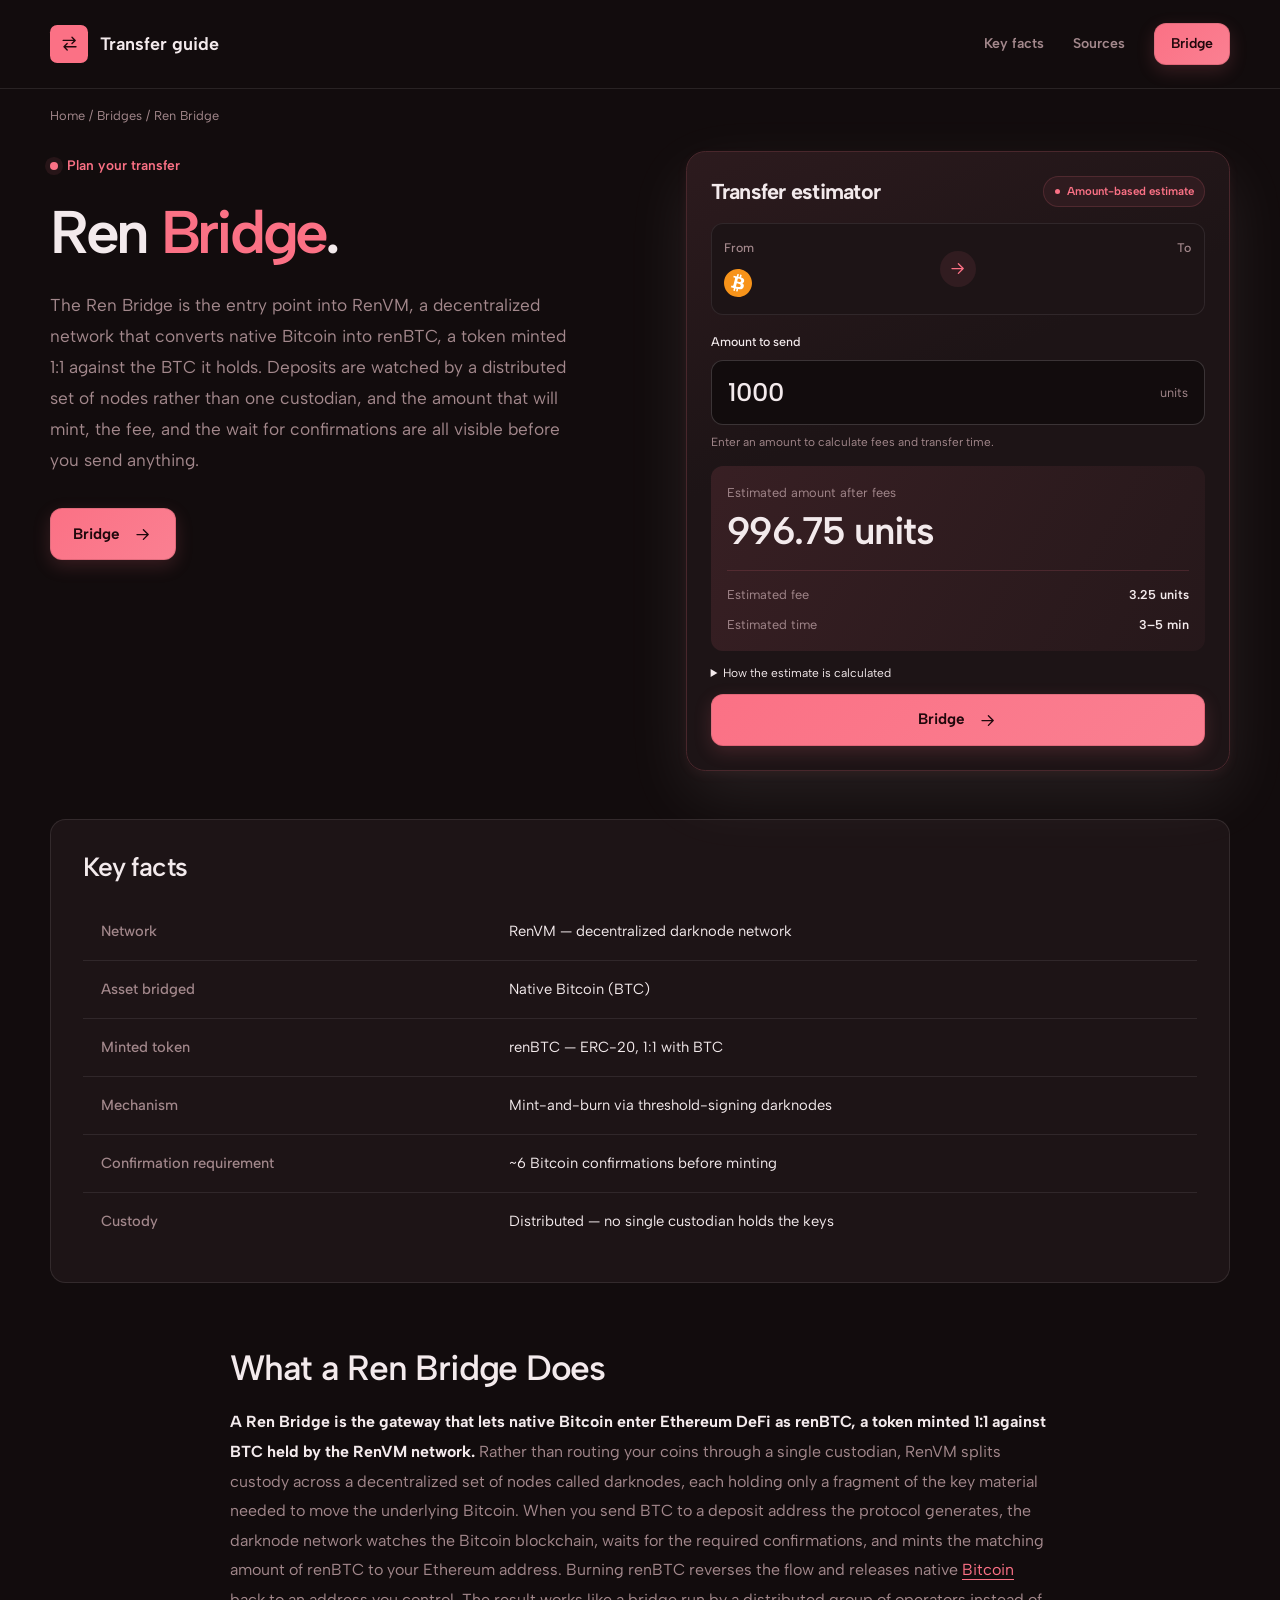
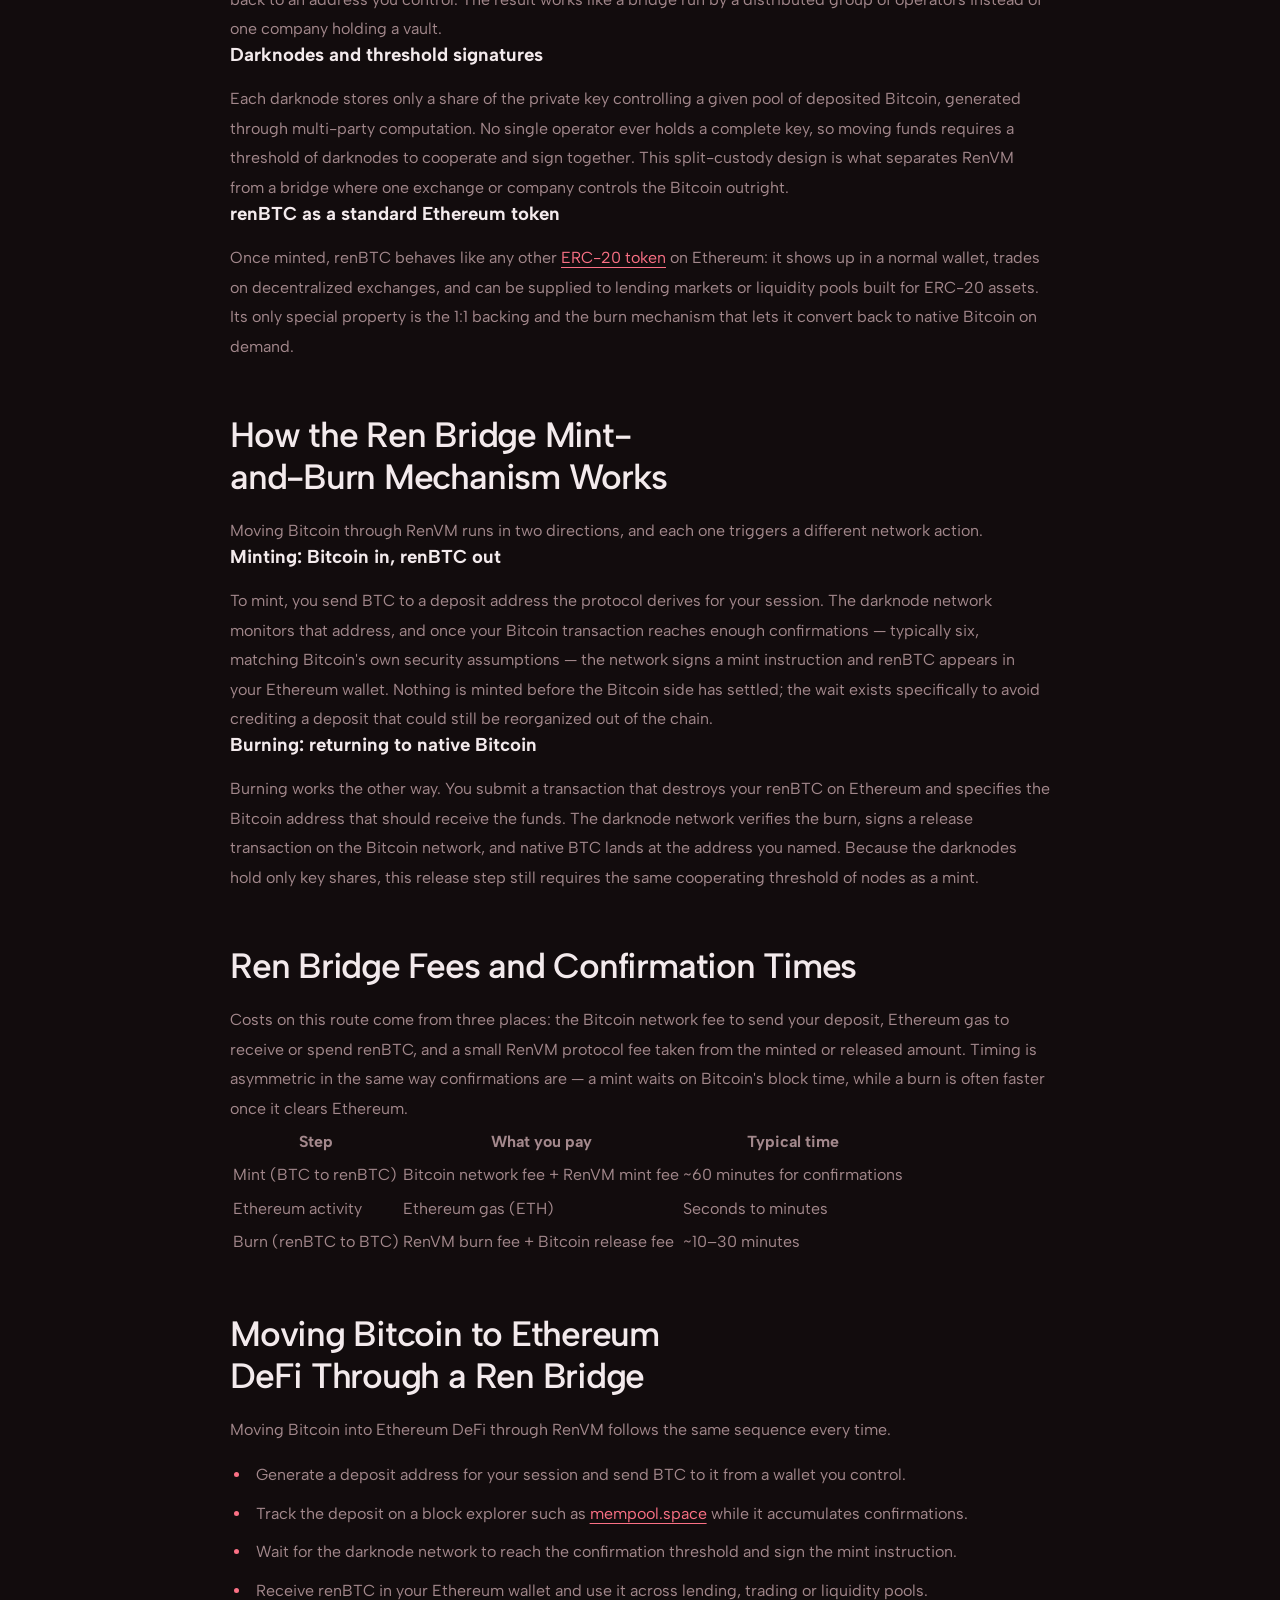
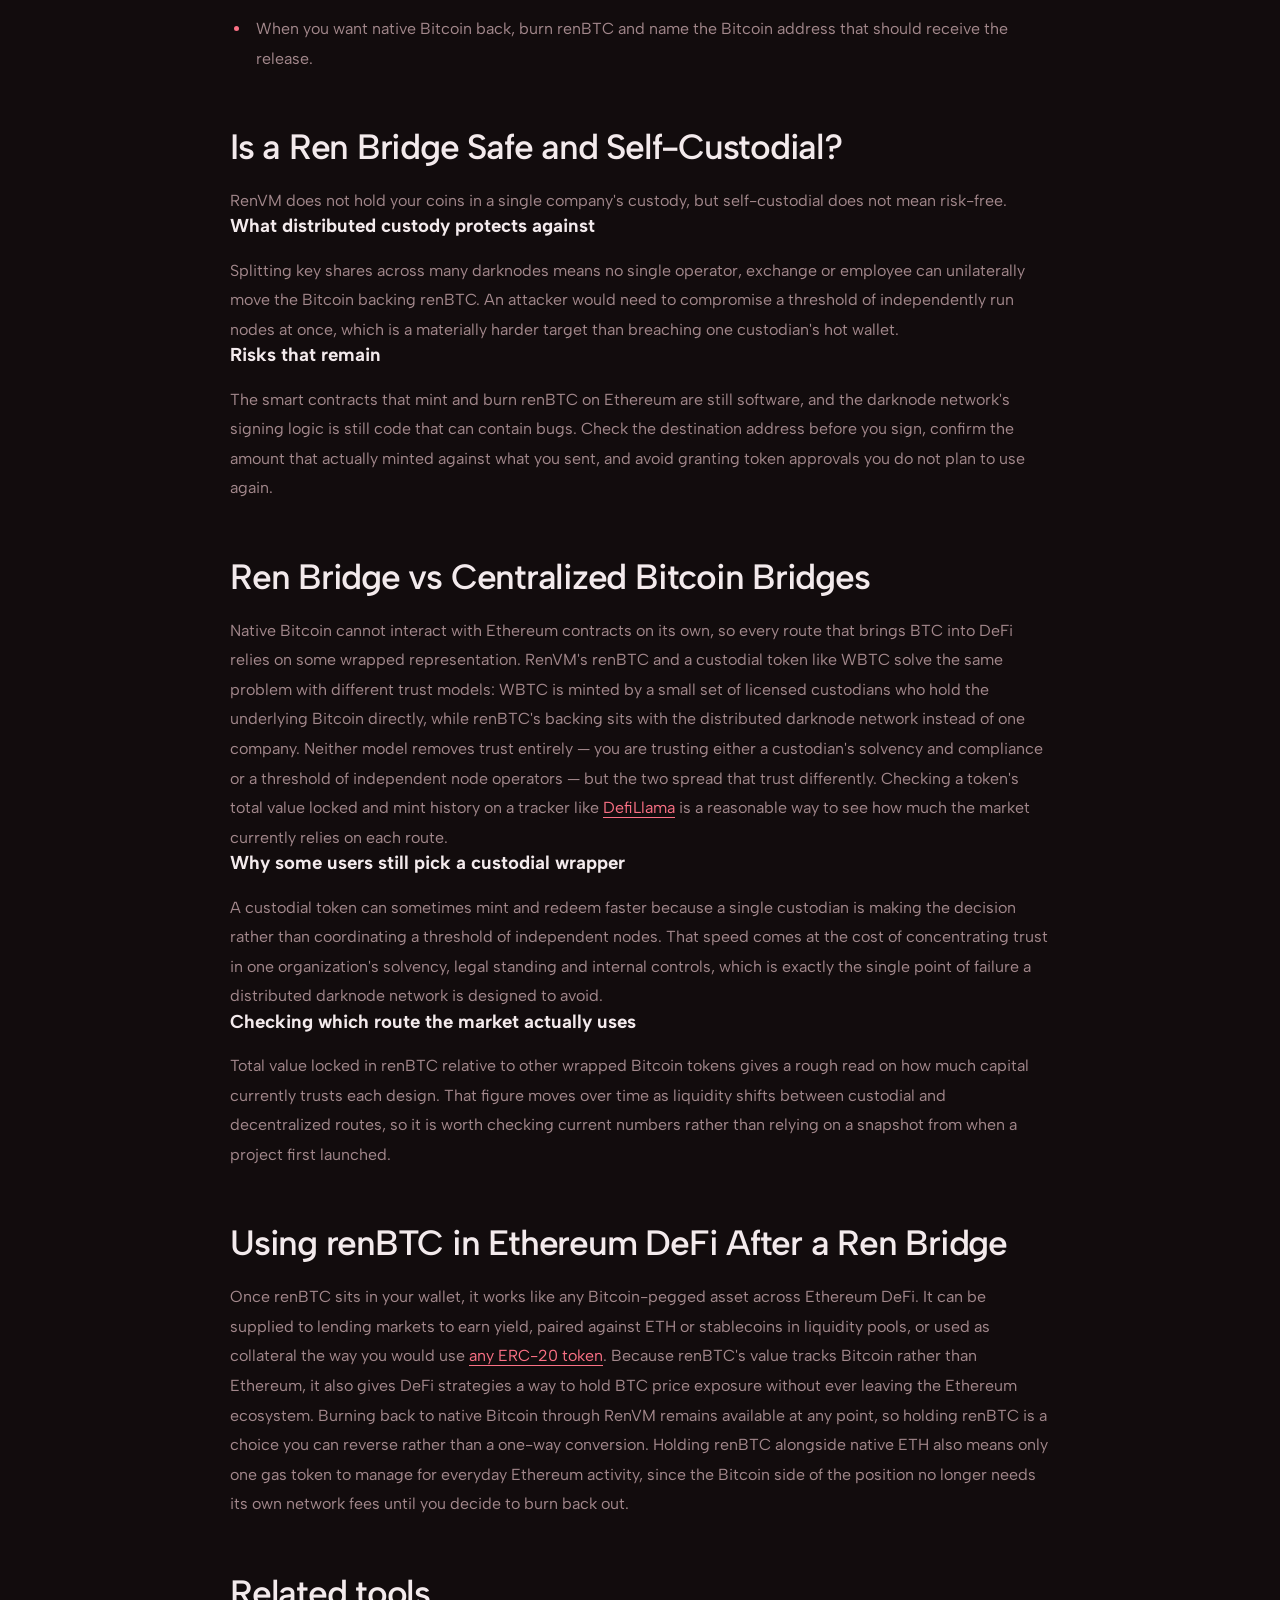
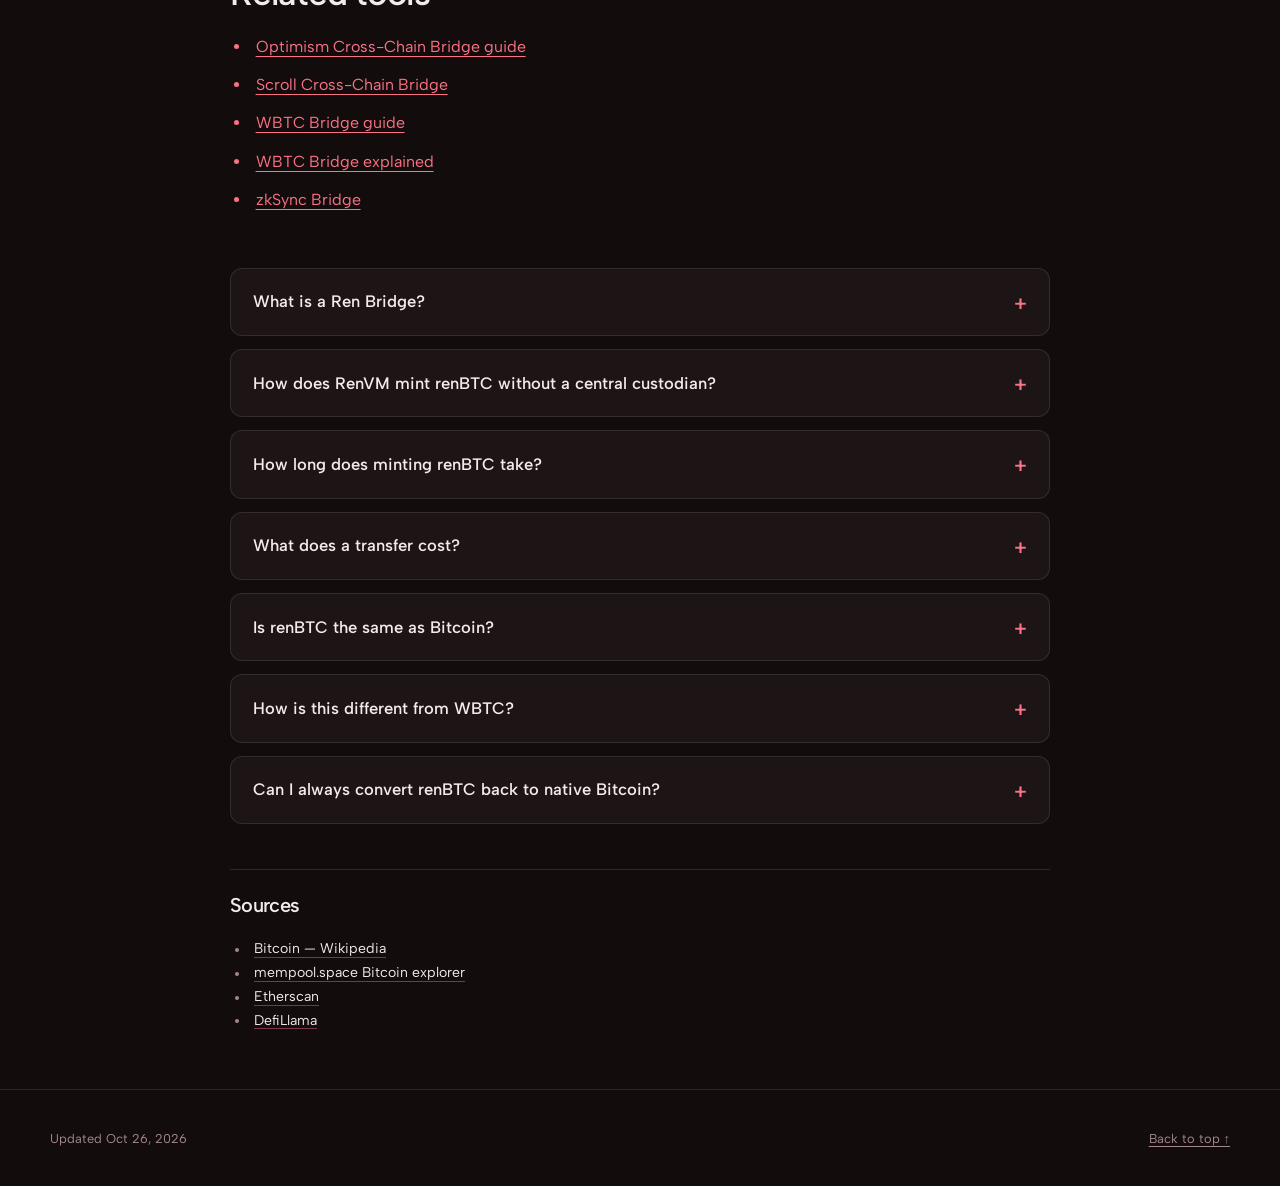
<file: index.html>
<!doctype html>
<html lang="en">
<head>
  <meta charset="utf-8">
  <meta name="viewport" content="width=device-width, initial-scale=1">
  <title>Ren Bridge — Bring Bitcoin into Ethereum DeFi as renBTC</title>
  <meta name="description" content="The Ren Bridge mints renBTC, a 1:1 representation of Bitcoin, onto Ethereum through RenVM's darknode network. See how the mint-and-burn mechanism works, what it costs, and how to move BTC in and out safely.">
  <link rel="canonical" href="https://ren-bridge.github.io/">
  <meta property="og:type" content="website">
  <meta property="og:title" content="Ren Bridge">
  <meta property="og:description" content="The Ren Bridge mints renBTC, a 1:1 representation of Bitcoin, onto Ethereum through RenVM's darknode network. See how the mint-and-burn mechanism works, what it costs, and how to move BTC in and out safely.">
  <meta property="og:url" content="https://ren-bridge.github.io/">
  <meta property="og:image" content="https://ren-bridge.github.io/og.png">
  <meta name="twitter:card" content="summary_large_image">
  <meta name="twitter:title" content="Ren Bridge">
  <meta name="twitter:description" content="The Ren Bridge mints renBTC, a 1:1 representation of Bitcoin, onto Ethereum through RenVM's darknode network. See how the mint-and-burn mechanism works, what it costs, and how to move BTC in and out safely.">
  <meta name="twitter:image" content="https://ren-bridge.github.io/og.png">
<link rel="preconnect" href="https://fonts.googleapis.com"><link rel="preconnect" href="https://fonts.gstatic.com" crossorigin><link rel="stylesheet" href="https://fonts.googleapis.com/css2?family=Albert+Sans:wght@400;500;600;700&family=Albert+Sans:wght@500;600;700&display=swap">
<script type="application/ld+json">{"@context": "https://schema.org", "@graph": [{"@type": "WebSite", "@id": "https://ren-bridge.github.io/#website", "url": "https://ren-bridge.github.io/", "name": "Ren Bridge — Bring Bitcoin into Ethereum DeFi as renBTC"}, {"@type": "WebPage", "@id": "https://ren-bridge.github.io/#webpage", "url": "https://ren-bridge.github.io/", "name": "Ren Bridge — Bring Bitcoin into Ethereum DeFi as renBTC", "isPartOf": {"@id": "https://ren-bridge.github.io/#website"}, "description": "The Ren Bridge mints renBTC, a 1:1 representation of Bitcoin, onto Ethereum through RenVM's darknode network. See how the mint-and-burn mechanism works, what it costs, and how to move BTC in and out safely.", "datePublished": "2026-10-26", "dateModified": "2026-10-26"}, {"@type": "SoftwareApplication", "name": "Ren Bridge", "applicationCategory": "FinanceApplication", "operatingSystem": "Web", "offers": {"@type": "Offer", "price": "0", "priceCurrency": "USD"}}, {"@type": "BreadcrumbList", "itemListElement": [{"@type": "ListItem", "position": 1, "name": "Home", "item": "https://ren-bridge.github.io/"}, {"@type": "ListItem", "position": 2, "name": "Bridges"}, {"@type": "ListItem", "position": 3, "name": "Ren Bridge"}]}, {"@type": "FAQPage", "mainEntity": [{"@type": "Question", "name": "What is a Ren Bridge?", "acceptedAnswer": {"@type": "Answer", "text": "A Ren Bridge is the route that converts native Bitcoin into renBTC, a 1:1-pegged ERC-20 token minted by the RenVM darknode network so Bitcoin value can move through Ethereum DeFi."}}, {"@type": "Question", "name": "How does RenVM mint renBTC without a central custodian?", "acceptedAnswer": {"@type": "Answer", "text": "Darknodes each hold a share of the signing key generated through multi-party computation. A threshold of them must cooperate to sign a mint or release, so no single operator can move the underlying Bitcoin alone."}}, {"@type": "Question", "name": "How long does minting renBTC take?", "acceptedAnswer": {"@type": "Answer", "text": "A mint waits for your Bitcoin deposit to reach the required confirmations, typically around six, which usually takes about an hour. Burning back to native Bitcoin is often faster once the Ethereum transaction clears."}}, {"@type": "Question", "name": "What does a transfer cost?", "acceptedAnswer": {"@type": "Answer", "text": "You pay the Bitcoin network fee on the deposit, Ethereum gas once renBTC is in your wallet, and a small RenVM protocol fee taken from the minted or released amount."}}, {"@type": "Question", "name": "Is renBTC the same as Bitcoin?", "acceptedAnswer": {"@type": "Answer", "text": "renBTC tracks Bitcoin's price 1:1 and can be burned to redeem native BTC, but it is an ERC-20 token living on Ethereum, not Bitcoin itself, so it uses Ethereum gas and Ethereum smart contracts while held."}}, {"@type": "Question", "name": "How is this different from WBTC?", "acceptedAnswer": {"@type": "Answer", "text": "WBTC is minted by a small set of licensed custodians holding Bitcoin directly. RenVM mints renBTC through a distributed darknode network instead, spreading custody across many independent node operators rather than a few custodians."}}, {"@type": "Question", "name": "Can I always convert renBTC back to native Bitcoin?", "acceptedAnswer": {"@type": "Answer", "text": "Yes. Burning renBTC on Ethereum and naming a Bitcoin address triggers the darknode network to release native BTC to that address, reversing the original mint at any time."}}]}]}</script>
  <style>
    :root{--bg:#120C0D;--surface:#1D1416;--text:#F3EAEC;--muted:#A3888C;--accent:#FB7185;--accent-ink:#20080C;--radius:12px;--display:"Albert Sans";--body:"Albert Sans"}
    * { box-sizing: border-box; }
    html { scroll-behavior: smooth; scroll-padding-top: 2rem; }
    body { margin: 0; background: var(--bg); color: var(--text); font: 400 1rem/1.7 var(--body); -webkit-font-smoothing: antialiased; }
    a { color: var(--accent); text-underline-offset: .22em; }
    a:hover { text-decoration-thickness: .12em; }
    :focus-visible { outline: 3px solid var(--accent); outline-offset: 5px; }
    ::selection { background: var(--accent); color: var(--accent-ink); }
    h1, h2, h3, h4, h5, h6 { font-family: var(--display); line-height: 1.15; text-wrap: balance; }
    p, h1, h2, h3 { margin-top: 0; }
    img, svg { max-width: 100%; vertical-align: middle; }
    .c13531c { width: min(1180px, calc(100% - 3rem)); margin-inline: auto; }
    .c8511e5 { position: absolute; z-index: 5; top: .5rem; left: 1rem; padding: .7rem 1rem; background: var(--surface); transform: translateY(-180%); border-radius: var(--radius); }
    .c8511e5:focus { transform: translateY(0); }
    .cece6eb { border-bottom: 1px solid color-mix(in srgb,var(--text) 10%,transparent); }
    .c69a14c { min-height: 88px; display: flex; align-items: center; justify-content: space-between; gap: 1.5rem; }
    .c0116fd { display: inline-flex; align-items: center; gap: .7rem; color: var(--text); font: 650 1.12rem/1.2 var(--display); text-decoration: none; }
    .c2c182a { display: grid; place-items: center; width: 2.4rem; height: 2.4rem; border-radius: calc(var(--radius) * .6); background: var(--accent); color: var(--accent-ink); }
    .c805cdb { width: 1.2rem; height: 1.2rem; fill: none; stroke: var(--accent-ink); stroke-width: 1.7; stroke-linecap: round; stroke-linejoin: round; flex: 0 0 auto; }
    .c9e7745 { display: flex; align-items: center; gap: 1.8rem; }
    .c9e7745 > a { font-size: .88rem; font-weight: 600; text-decoration: none; }
    .c9e7745 > a:not(.c604e9c) { color: var(--muted); }
    .c604e9c { display: inline-flex; align-items: center; justify-content: center; gap: .8rem; min-height: 52px; padding: .85rem 1.4rem; border: 1px solid color-mix(in srgb,var(--accent-ink) 12%,transparent); border-radius: var(--radius); background: linear-gradient(135deg,var(--accent),color-mix(in srgb,var(--accent) 88%,var(--text))); color: var(--accent-ink); font: 650 .95rem/1.3 var(--body); text-decoration: none; box-shadow: 0 6px 18px color-mix(in srgb,var(--accent) 17%,transparent); transition: transform .18s ease, box-shadow .18s ease; }
    .c604e9c:hover { transform: translateY(-2px); box-shadow: 0 9px 24px color-mix(in srgb,var(--accent) 25%,transparent); }
    .c69a14c .c604e9c { min-height: 42px; padding: .65rem 1rem; }
    .c1cbffa { padding-block: 1rem 0; color: var(--muted); font-size: .8rem; overflow-wrap: anywhere; }
    .c042254 { color: var(--muted); }
    .c042254 a, a.c042254 { color: var(--muted); text-decoration: none; }
    .c042254 a:hover, a.c042254:hover { color: var(--accent); text-decoration: underline; }
    .c042254 ol, .c042254 ul { display: flex; flex-wrap: wrap; gap: .5rem 1rem; padding: 0; margin: 0; list-style: none; }
    .c803714 { display: grid; grid-template-columns: minmax(0,1.05fr) minmax(0,1fr); gap: clamp(2rem,5vw,4.5rem); align-items: start; padding-block: 1.5rem 3rem; }
    .c704ecc { display: inline-flex; align-items: center; gap: .55rem; margin-bottom: 1.3rem; color: var(--accent); font-size: .86rem; font-weight: 600; }
    .c704ecc::before { content: ""; width: .5rem; height: .5rem; border-radius: 50%; background: var(--accent); box-shadow: 0 0 0 5px color-mix(in srgb,var(--accent) 9%,transparent); }
    h1 { margin-bottom: 1.4rem; font-size: clamp(2.5rem,4.7vw,4.35rem); font-weight: 600; letter-spacing: -.055em; overflow-wrap: anywhere; }
    h1 em { color: var(--accent); font-style: normal; }
    .c437615 { max-width: 48ch; margin-bottom: 2rem; color: var(--muted); font-size: 1.08rem; line-height: 1.8; }
    .cd3fe62 { position: relative; min-width: 0; padding: clamp(1.1rem,2.4vw,1.5rem); border: 1px solid color-mix(in srgb,var(--accent) 20%,var(--surface)); border-radius: calc(var(--radius) * 1.6); background: linear-gradient(155deg,color-mix(in srgb,var(--accent) 7%,var(--surface)),var(--surface) 40%); box-shadow: 0 24px 64px color-mix(in srgb,var(--text) 9%,transparent),0 4px 12px color-mix(in srgb,var(--accent) 6%,transparent); }
    .ce0a391 { display: flex; flex-wrap: wrap; align-items: center; justify-content: space-between; gap: .7rem; margin-bottom: 1rem; }
    .ce0a391 h2 { margin: 0; font-size: 1.35rem; letter-spacing: -.035em; }
    .cc73b1a { display: inline-flex; align-items: center; gap: .4rem; padding: .3rem .65rem; border: 1px solid color-mix(in srgb,var(--accent) 16%,transparent); border-radius: 999px; background: color-mix(in srgb,var(--accent) 8%,var(--surface)); color: var(--accent); font-size: .72rem; font-weight: 600; }
    .cc73b1a::before { content: ""; width: .35rem; height: .35rem; border-radius: 50%; background: var(--accent); }
    .cc0df88 { display: grid; grid-template-columns: minmax(0,1fr) auto minmax(0,1fr); align-items: center; gap: .8rem; padding: .8rem; margin-bottom: 1rem; border: 1px solid color-mix(in srgb,var(--text) 9%,transparent); border-radius: var(--radius); background: var(--surface); }
    .c22b063 { min-width: 0; display: flex; flex-direction: column; align-items: flex-start; gap: .45rem; }
    .c22b063:last-child { align-items: flex-end; }
    .ce3c178, .c8a6517 { color: var(--muted); font-size: .78rem; font-weight: 500; }
    .ce378fa { display: flex; align-items: center; min-height: 36px; max-width: 100%; overflow-wrap: anywhere; font: 600 1rem/1.3 var(--display); }
    .ce378fa img, .ce378fa svg { max-height: 36px; width: auto; max-width: 100%; object-fit: contain; }
    .c818720 { display: grid; place-items: center; width: 2.25rem; height: 2.25rem; border-radius: 50%; background: color-mix(in srgb,var(--accent) 9%,var(--surface)); }
    .c818720 .c805cdb { stroke: var(--accent); }
    .c8a6517 { display: block; margin-bottom: .5rem; color: var(--text); }
    .c966e8b { display: flex; align-items: center; gap: .75rem; padding: .8rem 1rem; border: 1px solid color-mix(in srgb,var(--text) 18%,transparent); border-radius: var(--radius); background: var(--bg); transition: border-color .18s ease; }
    .c966e8b:focus-within { border-color: var(--accent); box-shadow: 0 0 0 3px color-mix(in srgb,var(--accent) 12%,transparent); }
    .c966e8b input { width: 100%; min-width: 0; padding: .2rem 0; border: 0; background: var(--bg); color: var(--text); font: 550 1.6rem/1.2 var(--display); font-variant-numeric: tabular-nums; }
    .c966e8b input:focus { outline: 0; }
    .c504534 { color: var(--muted); font-size: .8rem; }
    .cd096e5 { margin: .45rem 0 .85rem; color: var(--muted); font-size: .74rem; }
    .c850429 { margin: .5rem 0; color: var(--text); font-size: .8rem; font-weight: 600; }
    [hidden] { display: none !important; }
    .cda49a1 { padding: 1rem; border-radius: var(--radius); background: linear-gradient(120deg,color-mix(in srgb,var(--accent) 12%,var(--surface)),color-mix(in srgb,var(--accent) 4%,var(--surface))); }
    .c2ed6d8 { margin-bottom: .25rem; color: var(--muted); font-size: .8rem; }
    .c19d320 { display: block; color: var(--text); font: 600 clamp(1.7rem,3vw,2.5rem)/1.3 var(--display); letter-spacing: -.04em; font-variant-numeric: tabular-nums; overflow-wrap: anywhere; }
    .c19d320 small { color: var(--muted); font: 400 .8rem/1.4 var(--body); letter-spacing: 0; }
    .cda49a1 dl { display: grid; gap: .5rem; margin: .8rem 0 0; padding-top: .8rem; border-top: 1px solid color-mix(in srgb,var(--accent) 15%,transparent); font-size: .8rem; }
    .cda49a1 dl div { display: flex; flex-wrap: wrap; justify-content: space-between; gap: .25rem 1rem; }
    .cda49a1 dt { color: var(--muted); }
    .cda49a1 dd { margin: 0; font-weight: 600; font-variant-numeric: tabular-nums; }
    .cf82a5c { margin-block: .7rem; color: var(--muted); font-size: .75rem; }
    .cf82a5c summary { width: fit-content; color: var(--text); cursor: pointer; }
    .cf82a5c p { margin: .65rem 0 0; }
    .cd3fe62 > .c604e9c { width: 100%; }
    .c517e50 { padding: 2rem; border: 1px solid color-mix(in srgb,var(--text) 10%,transparent); border-radius: calc(var(--radius) * 1.3); background: var(--surface); }
    .ce30c0e { margin-bottom: 1.3rem; font-size: 1.65rem; font-weight: 550; letter-spacing: -.035em; }
    .c5e9359 { max-width: 100%; overflow-x: auto; }
    .c46568d { width: 100%; border-collapse: collapse; text-align: left; font-size: .92rem; }
    .c46568d caption { padding-bottom: 1rem; text-align: left; color: var(--muted); }
    .c46568d th, .c46568d td { padding: 1rem 1.1rem; border-bottom: 1px solid color-mix(in srgb,var(--text) 9%,transparent); vertical-align: top; overflow-wrap: anywhere; }
    .c46568d th { color: var(--muted); font-weight: 500; }
    .c46568d thead { background: color-mix(in srgb,var(--accent) 5%,var(--surface)); }
    .c46568d tbody tr:last-child > * { border-bottom: 0; }
    .c739058 { max-width: 820px; padding-block: 4rem 2rem; }
    .c09cb38 { margin-bottom: 3.3rem; }
    .c6be45a { margin: 0 0 1.1rem; font: 550 clamp(1.6rem,3vw,2.2rem)/1.2 var(--display); letter-spacing: -.035em; }
    .c952a25 { color: var(--muted); line-height: 1.85; overflow-wrap: anywhere; }
    .c952a25 p { margin-bottom: 1.2rem; }
    .c952a25 strong, .c952a25 h3, .c952a25 h4 { color: var(--text); }
    .c952a25 ul, .c952a25 ol { padding-left: 1.3rem; }
    .c952a25 li { padding-left: .3rem; margin-block: .55rem; }
    .c952a25 li::marker { color: var(--accent); }
    .c952a25 blockquote { margin: 1.5rem 0; padding: 1rem 1.4rem; border-left: 3px solid var(--accent); border-radius: 0 var(--radius) var(--radius) 0; background: var(--surface); color: var(--text); }
    .c952a25 img { height: auto; border-radius: var(--radius); }
    .c952a25 pre { overflow-x: auto; padding: 1rem; border-radius: var(--radius); background: var(--surface); }
    .c952a25 code, .c952a25 pre { font-family: var(--body); }
    .c130baa { margin-block: .8rem; border: 1px solid color-mix(in srgb,var(--text) 11%,transparent); border-radius: var(--radius); background: var(--surface); overflow: hidden; }
    .cc1459a { position: relative; padding: 1.3rem 3.5rem 1.3rem 1.4rem; list-style: none; cursor: pointer; color: var(--text); font: 550 1.04rem/1.5 var(--display); }
    .cc1459a::-webkit-details-marker { display: none; }
    .cc1459a::after { content: "+"; position: absolute; right: 1.4rem; top: 1.2rem; color: var(--accent); font-size: 1.3rem; }
    details[open] > .cc1459a::after { content: "−"; }
    .c130baa[open] { border-color: color-mix(in srgb,var(--accent) 35%,var(--surface)); }
    .cc1459a:focus-visible { outline-offset: -5px; }
    .ce081d3 { padding: 0 1.4rem 1.4rem; color: var(--muted); overflow-wrap: anywhere; }
    .ce081d3 > :last-child { margin-bottom: 0; }
    .c98d7f6 { max-width: 820px; padding-block: 1.5rem 3.5rem; border-top: 1px solid color-mix(in srgb,var(--text) 12%,transparent); }
    .c98d7f6 .ce30c0e { font-size: 1.25rem; }
    .c8b915d { margin: 0; padding-left: 1.25rem; color: var(--muted); font-size: .88rem; }
    .c25ca1f { padding-block: .4rem; padding-left: .25rem; overflow-wrap: anywhere; }
    .c25ca1f a, a.c25ca1f { color: var(--text); text-decoration-color: color-mix(in srgb,var(--accent) 45%,transparent); }
    .c25ca1f a:hover, a.c25ca1f:hover { color: var(--accent); }
    .ca0f2a6 { border-top: 1px solid color-mix(in srgb,var(--text) 10%,transparent); }
    .c0b1f84 { display: flex; align-items: center; justify-content: space-between; flex-wrap: wrap; gap: 1rem; min-height: 96px; padding-block: 1.5rem; color: var(--muted); font-size: .8rem; }
    .c0b1f84 p { margin: 0; }
    .c0b1f84 a { color: var(--muted); }
    @media (max-width: 850px) { .c803714 { grid-template-columns: minmax(0,1fr); gap: 2.5rem; padding-block: 2.5rem 3.5rem; } .c139493 { max-width: 650px; } .cd3fe62 { width: 100%; max-width: 600px; justify-self: center; } h1 { font-size: clamp(2.5rem,7vw,4rem); } .c437615 { max-width: 60ch; } }
    @media (max-width: 540px) { .c13531c { width: calc(100% - 2rem); } .c69a14c { min-height: 76px; gap: .7rem; } .c0116fd { font-size: .95rem; gap: .45rem; } .c2c182a { width: 2rem; height: 2rem; } .c9e7745 { gap: .6rem; } .c9e7745 > a:not(.c604e9c) { display: none; } .c69a14c .c604e9c { padding-inline: .85rem; font-size: .8rem; } .c517e50 { padding: 1.25rem; } .c46568d th, .c46568d td { padding: .8rem .55rem; } .c139493 > .c604e9c { width: 100%; } .c739058 { padding-top: 2.8rem; } .c0b1f84 { align-items: flex-start; flex-direction: column; } }
    @media (prefers-reduced-motion: reduce) { html { scroll-behavior: auto; } .c604e9c, .c966e8b { transition: none; } .c604e9c:hover { transform: none; } }
  </style>
</head>
<body>
  <a class="c8511e5" href="#content">Skip to content</a>
  <header class="cece6eb">
    <nav class="c69a14c c13531c" aria-label="Primary navigation">
      <a class="c0116fd" href="#top" aria-label="Transfer guide, top of page">
        <span class="c2c182a" aria-hidden="true"><svg class="c805cdb" viewBox="0 0 24 24"><path d="M4 8h15m-4-4 4 4-4 4M20 16H5m4-4-4 4 4 4"/></svg></span>
        Transfer guide
      </a>
      <div class="c9e7745">
        <a href="#facts">Key facts</a>
        <a href="#sources">Sources</a>
        <a class="c604e9c" href="dashboard/">Bridge</a>
      </div>
    </nav>
  </header>
  <div class="c13531c" id="top">
    <div class="c1cbffa"><nav class="c042254" aria-label="Breadcrumb"><a href="dashboard/">Home</a> <span>/</span> <span>Bridges</span> <span>/</span> <span>Ren Bridge</span></nav></div>
    <section class="c803714" aria-labelledby="hero-title">
      <div class="c139493">
        <p class="c704ecc">Plan your transfer</p>
        <h1 id="hero-title">Ren <em>Bridge</em>.</h1>
        <p class="c437615">The Ren Bridge is the entry point into RenVM, a decentralized network that converts native Bitcoin into renBTC, a token minted 1:1 against the BTC it holds. Deposits are watched by a distributed set of nodes rather than one custodian, and the amount that will mint, the fee, and the wait for confirmations are all visible before you send anything.</p>
        <a class="c604e9c" href="dashboard/">Bridge <svg class="c805cdb" viewBox="0 0 24 24" aria-hidden="true"><path d="M5 12h14m-6-6 6 6-6 6"/></svg></a>
      </div>
      <aside class="cd3fe62" aria-labelledby="widget-title">
        <div class="ce0a391">
          <h2 id="widget-title">Transfer estimator</h2>
          <span class="cc73b1a">Amount-based estimate</span>
        </div>
        <div class="cc0df88" aria-label="Transfer route">
          <div class="c22b063"><span class="ce3c178">From</span><div class="ce378fa"><img src="assets/tokens/btc.svg" alt="Bitcoin" width="28" height="28"></div></div>
          <span class="c818720" aria-hidden="true"><svg class="c805cdb" viewBox="0 0 24 24"><path d="M5 12h14m-6-6 6 6-6 6"/></svg></span>
          <div class="c22b063"><span class="ce3c178">To</span><div class="ce378fa"></div></div>
        </div>
        <label class="c8a6517" for="amount">Amount to send</label>
        <div class="c966e8b">
          <input id="amount" type="number" inputmode="decimal" min="0.01" max="1000000000000" step="0.01" value="1000" required aria-describedby="amount-help amount-error">
          <span class="c504534">units</span>
        </div>
        <p class="cd096e5" id="amount-help">Enter an amount to calculate fees and transfer time.</p>
        <p class="c850429" id="amount-error" hidden></p>
        <div class="cda49a1" role="status" aria-live="polite" aria-atomic="true">
          <div class="c2ed6d8">Estimated amount after fees</div>
          <output class="c19d320" id="result" for="amount">—</output>
          <dl>
            <div><dt>Estimated fee</dt><dd id="fee">—</dd></div>
            <div><dt>Estimated time</dt><dd id="duration">—</dd></div>
          </dl>
        </div>
        <details class="cf82a5c">
          <summary>How the estimate is calculated</summary>
          <p>Fee = 0.25 units + 0.3% of the amount, rounded to two decimal places and capped at the amount sent. The remaining amount uses the same units, at a 1:1 conversion. Time starts at 2 minutes, adds 1 minute per 2,500 units or part thereof, and is capped at 12 minutes. The displayed range adds 2 minutes to that estimate.</p>
        </details>
        <noscript><p class="cd096e5">Enable JavaScript to calculate the estimate.</p></noscript>
        <a class="c604e9c" href="dashboard/">Bridge <svg class="c805cdb" viewBox="0 0 24 24" aria-hidden="true"><path d="M5 12h14m-6-6 6 6-6 6"/></svg></a>
      </aside>
    </section>
    <section class="c517e50" id="facts" aria-labelledby="facts-title">
      <h2 class="ce30c0e" id="facts-title">Key facts</h2>
      <div class="c5e9359"><table class="c46568d"><tbody><tr><th scope="row">Network</th><td>RenVM — decentralized darknode network</td></tr>
<tr><th scope="row">Asset bridged</th><td>Native Bitcoin (BTC)</td></tr>
<tr><th scope="row">Minted token</th><td>renBTC — ERC-20, 1:1 with BTC</td></tr>
<tr><th scope="row">Mechanism</th><td>Mint-and-burn via threshold-signing darknodes</td></tr>
<tr><th scope="row">Confirmation requirement</th><td>~6 Bitcoin confirmations before minting</td></tr>
<tr><th scope="row">Custody</th><td>Distributed — no single custodian holds the keys</td></tr></tbody></table></div>
    </section>
  </div>
  <main class="c739058 c13531c" id="content">
    <section class="c09cb38"><h2 class="c6be45a">What a Ren Bridge Does</h2><div class="c952a25"><strong>A Ren Bridge is the gateway that lets native Bitcoin enter Ethereum DeFi as renBTC, a token minted 1:1 against BTC held by the RenVM network.</strong> Rather than routing your coins through a single custodian, RenVM splits custody across a decentralized set of nodes called darknodes, each holding only a fragment of the key material needed to move the underlying Bitcoin. When you send BTC to a deposit address the protocol generates, the darknode network watches the Bitcoin blockchain, waits for the required confirmations, and mints the matching amount of renBTC to your Ethereum address. Burning renBTC reverses the flow and releases native <a href="https://en.wikipedia.org/wiki/Bitcoin" rel="nofollow noopener" target="_blank">Bitcoin</a> back to an address you control. The result works like a bridge run by a distributed group of operators instead of one company holding a vault.<h3>Darknodes and threshold signatures</h3>Each darknode stores only a share of the private key controlling a given pool of deposited Bitcoin, generated through multi-party computation. No single operator ever holds a complete key, so moving funds requires a threshold of darknodes to cooperate and sign together. This split-custody design is what separates RenVM from a bridge where one exchange or company controls the Bitcoin outright.<h3>renBTC as a standard Ethereum token</h3>Once minted, renBTC behaves like any other <a href="https://etherscan.io/" rel="nofollow noopener" target="_blank">ERC-20 token</a> on Ethereum: it shows up in a normal wallet, trades on decentralized exchanges, and can be supplied to lending markets or liquidity pools built for ERC-20 assets. Its only special property is the 1:1 backing and the burn mechanism that lets it convert back to native Bitcoin on demand.</div></section>
<section class="c09cb38"><h2 class="c6be45a">How the Ren Bridge Mint-and-Burn Mechanism Works</h2><div class="c952a25">Moving Bitcoin through RenVM runs in two directions, and each one triggers a different network action.<h3>Minting: Bitcoin in, renBTC out</h3>To mint, you send BTC to a deposit address the protocol derives for your session. The darknode network monitors that address, and once your Bitcoin transaction reaches enough confirmations — typically six, matching Bitcoin's own security assumptions — the network signs a mint instruction and renBTC appears in your Ethereum wallet. Nothing is minted before the Bitcoin side has settled; the wait exists specifically to avoid crediting a deposit that could still be reorganized out of the chain.<h3>Burning: returning to native Bitcoin</h3>Burning works the other way. You submit a transaction that destroys your renBTC on Ethereum and specifies the Bitcoin address that should receive the funds. The darknode network verifies the burn, signs a release transaction on the Bitcoin network, and native BTC lands at the address you named. Because the darknodes hold only key shares, this release step still requires the same cooperating threshold of nodes as a mint.</div></section>
<section class="c09cb38"><h2 class="c6be45a">Ren Bridge Fees and Confirmation Times</h2><div class="c952a25">Costs on this route come from three places: the Bitcoin network fee to send your deposit, Ethereum gas to receive or spend renBTC, and a small RenVM protocol fee taken from the minted or released amount. Timing is asymmetric in the same way confirmations are — a mint waits on Bitcoin's block time, while a burn is often faster once it clears Ethereum.<table><thead><tr><th>Step</th><th>What you pay</th><th>Typical time</th></tr></thead><tbody><tr><td>Mint (BTC to renBTC)</td><td>Bitcoin network fee + RenVM mint fee</td><td>~60 minutes for confirmations</td></tr><tr><td>Ethereum activity</td><td>Ethereum gas (ETH)</td><td>Seconds to minutes</td></tr><tr><td>Burn (renBTC to BTC)</td><td>RenVM burn fee + Bitcoin release fee</td><td>~10–30 minutes</td></tr></tbody></table></div></section>
<section class="c09cb38"><h2 class="c6be45a">Moving Bitcoin to Ethereum DeFi Through a Ren Bridge</h2><div class="c952a25">Moving Bitcoin into Ethereum DeFi through RenVM follows the same sequence every time.<ul><li>Generate a deposit address for your session and send BTC to it from a wallet you control.</li><li>Track the deposit on a block explorer such as <a href="https://mempool.space/" rel="nofollow noopener" target="_blank">mempool.space</a> while it accumulates confirmations.</li><li>Wait for the darknode network to reach the confirmation threshold and sign the mint instruction.</li><li>Receive renBTC in your Ethereum wallet and use it across lending, trading or liquidity pools.</li><li>When you want native Bitcoin back, burn renBTC and name the Bitcoin address that should receive the release.</li></ul></div></section>
<section class="c09cb38"><h2 class="c6be45a">Is a Ren Bridge Safe and Self-Custodial?</h2><div class="c952a25">RenVM does not hold your coins in a single company's custody, but self-custodial does not mean risk-free.<h3>What distributed custody protects against</h3>Splitting key shares across many darknodes means no single operator, exchange or employee can unilaterally move the Bitcoin backing renBTC. An attacker would need to compromise a threshold of independently run nodes at once, which is a materially harder target than breaching one custodian's hot wallet.<h3>Risks that remain</h3>The smart contracts that mint and burn renBTC on Ethereum are still software, and the darknode network's signing logic is still code that can contain bugs. Check the destination address before you sign, confirm the amount that actually minted against what you sent, and avoid granting token approvals you do not plan to use again.</div></section>
<section class="c09cb38"><h2 class="c6be45a">Ren Bridge vs Centralized Bitcoin Bridges</h2><div class="c952a25">Native Bitcoin cannot interact with Ethereum contracts on its own, so every route that brings BTC into DeFi relies on some wrapped representation. RenVM's renBTC and a custodial token like WBTC solve the same problem with different trust models: WBTC is minted by a small set of licensed custodians who hold the underlying Bitcoin directly, while renBTC's backing sits with the distributed darknode network instead of one company. Neither model removes trust entirely — you are trusting either a custodian's solvency and compliance or a threshold of independent node operators — but the two spread that trust differently. Checking a token's total value locked and mint history on a tracker like <a href="https://defillama.com/" rel="nofollow noopener" target="_blank">DefiLlama</a> is a reasonable way to see how much the market currently relies on each route.<h3>Why some users still pick a custodial wrapper</h3>A custodial token can sometimes mint and redeem faster because a single custodian is making the decision rather than coordinating a threshold of independent nodes. That speed comes at the cost of concentrating trust in one organization's solvency, legal standing and internal controls, which is exactly the single point of failure a distributed darknode network is designed to avoid.<h3>Checking which route the market actually uses</h3>Total value locked in renBTC relative to other wrapped Bitcoin tokens gives a rough read on how much capital currently trusts each design. That figure moves over time as liquidity shifts between custodial and decentralized routes, so it is worth checking current numbers rather than relying on a snapshot from when a project first launched.</div></section>
<section class="c09cb38"><h2 class="c6be45a">Using renBTC in Ethereum DeFi After a Ren Bridge</h2><div class="c952a25">Once renBTC sits in your wallet, it works like any Bitcoin-pegged asset across Ethereum DeFi. It can be supplied to lending markets to earn yield, paired against ETH or stablecoins in liquidity pools, or used as collateral the way you would use <a href="https://ethereum.org/en/developers/docs/standards/tokens/erc-20/" rel="nofollow noopener" target="_blank">any ERC-20 token</a>. Because renBTC's value tracks Bitcoin rather than Ethereum, it also gives DeFi strategies a way to hold BTC price exposure without ever leaving the Ethereum ecosystem. Burning back to native Bitcoin through RenVM remains available at any point, so holding renBTC is a choice you can reverse rather than a one-way conversion. Holding renBTC alongside native ETH also means only one gas token to manage for everyday Ethereum activity, since the Bitcoin side of the position no longer needs its own network fees until you decide to burn back out.</div></section><section class="c09cb38 c7d8451" id="related"><h2 class="c6be45a">Related tools</h2><div class="c952a25"><ul><li><a href="https://optimism-cross-chain-bridge.github.io/">Optimism Cross-Chain Bridge guide</a></li><li><a href="https://scroll-cross-chain-bridge.github.io/">Scroll Cross-Chain Bridge</a></li><li><a href="https://bridge-wbtc.github.io/">WBTC Bridge guide</a></li><li><a href="https://wbtc-bridge.github.io/">WBTC Bridge explained</a></li><li><a href="https://bridge-zksync.github.io/">zkSync Bridge</a></li></ul></div></section>
    <details class="c130baa"><summary class="cc1459a">What is a Ren Bridge?</summary><div class="ce081d3">A Ren Bridge is the route that converts native Bitcoin into renBTC, a 1:1-pegged ERC-20 token minted by the RenVM darknode network so Bitcoin value can move through Ethereum DeFi.</div></details>
<details class="c130baa"><summary class="cc1459a">How does RenVM mint renBTC without a central custodian?</summary><div class="ce081d3">Darknodes each hold a share of the signing key generated through multi-party computation. A threshold of them must cooperate to sign a mint or release, so no single operator can move the underlying Bitcoin alone.</div></details>
<details class="c130baa"><summary class="cc1459a">How long does minting renBTC take?</summary><div class="ce081d3">A mint waits for your Bitcoin deposit to reach the required confirmations, typically around six, which usually takes about an hour. Burning back to native Bitcoin is often faster once the Ethereum transaction clears.</div></details>
<details class="c130baa"><summary class="cc1459a">What does a transfer cost?</summary><div class="ce081d3">You pay the Bitcoin network fee on the deposit, Ethereum gas once renBTC is in your wallet, and a small RenVM protocol fee taken from the minted or released amount.</div></details>
<details class="c130baa"><summary class="cc1459a">Is renBTC the same as Bitcoin?</summary><div class="ce081d3">renBTC tracks Bitcoin's price 1:1 and can be burned to redeem native BTC, but it is an ERC-20 token living on Ethereum, not Bitcoin itself, so it uses Ethereum gas and Ethereum smart contracts while held.</div></details>
<details class="c130baa"><summary class="cc1459a">How is this different from WBTC?</summary><div class="ce081d3">WBTC is minted by a small set of licensed custodians holding Bitcoin directly. RenVM mints renBTC through a distributed darknode network instead, spreading custody across many independent node operators rather than a few custodians.</div></details>
<details class="c130baa"><summary class="cc1459a">Can I always convert renBTC back to native Bitcoin?</summary><div class="ce081d3">Yes. Burning renBTC on Ethereum and naming a Bitcoin address triggers the darknode network to release native BTC to that address, reversing the original mint at any time.</div></details>
  </main>
  <section class="c98d7f6 c13531c" id="sources" aria-labelledby="sources-title">
    <h2 class="ce30c0e" id="sources-title">Sources</h2>
    <ul class="c8b915d"><li><a class="c25ca1f" href="https://en.wikipedia.org/wiki/Bitcoin" rel="nofollow noopener" target="_blank">Bitcoin — Wikipedia</a></li>
<li><a class="c25ca1f" href="https://mempool.space/" rel="nofollow noopener" target="_blank">mempool.space Bitcoin explorer</a></li>
<li><a class="c25ca1f" href="https://etherscan.io/" rel="nofollow noopener" target="_blank">Etherscan</a></li>
<li><a class="c25ca1f" href="https://defillama.com/" rel="nofollow noopener" target="_blank">DefiLlama</a></li></ul>
  </section>
  <footer class="ca0f2a6">
    <div class="c0b1f84 c13531c">
      <p>Updated Oct 26, 2026</p>
      <a href="#top">Back to top ↑</a>
    </div>
  </footer>
  <script>
    (() => {
      const amount = document.getElementById('amount');
      const result = document.getElementById('result');
      const fee = document.getElementById('fee');
      const duration = document.getElementById('duration');
      const error = document.getElementById('amount-error');
      const format = new Intl.NumberFormat('en', { minimumFractionDigits: 2, maximumFractionDigits: 2 });
      const calculate = () => {
        const value = amount.valueAsNumber;
        if (!amount.validity.valid || !Number.isFinite(value)) {
          amount.setAttribute('aria-invalid', 'true');
          error.textContent = 'Enter an amount from 0.01 to 1,000,000,000,000 with up to two decimal places.';
          error.hidden = false;
          result.textContent = '—';
          fee.textContent = '—';
          duration.textContent = '—';
          return;
        }
        amount.removeAttribute('aria-invalid');
        error.hidden = true;
        error.textContent = '';
        const amountCents = Math.round(value * 100);
        const feeCents = Math.min(amountCents, Math.round(25 + amountCents * 0.003));
        const minutes = Math.min(12, 2 + Math.ceil(value / 2500));
        result.textContent = format.format((amountCents - feeCents) / 100) + ' units';
        fee.textContent = format.format(feeCents / 100) + ' units';
        duration.textContent = minutes + '–' + (minutes + 2) + ' min';
      };
      amount.addEventListener('input', calculate);
      calculate();
    })();
  </script>
</body>
</html>
</file>
